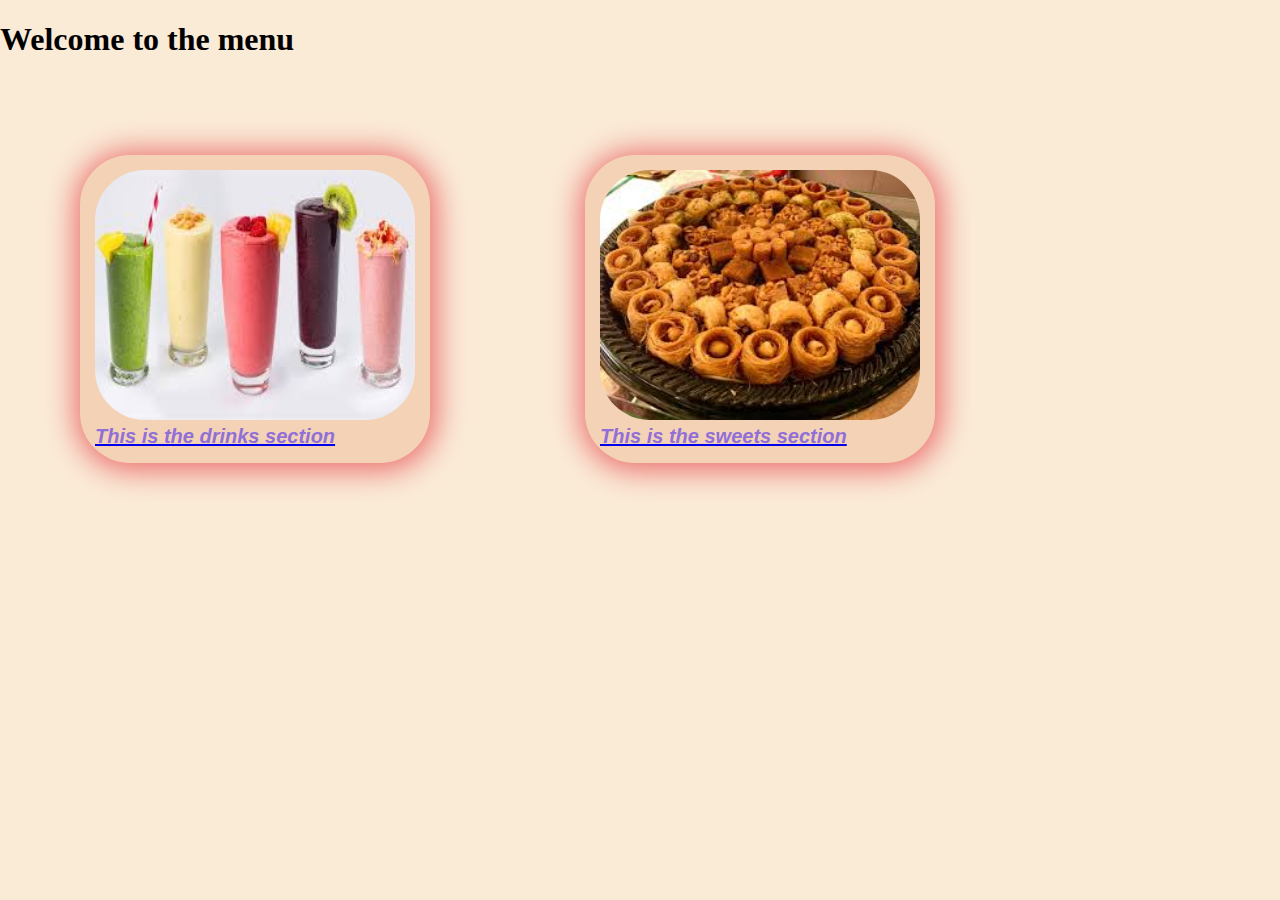
<file: index.html>
<!DOCTYPE html>
<html lang="en">
<head>
    <meta charset="UTF-8">
    <meta name="viewport" content="width=device-width, initial-scale=1.0">
    <title>resturant abdalghany</title>
    <!-- main template css file -->
    <link rel="stylesheet" href="css/index.css">
   <!-- render all elementes normally-->
    <link rel="stylesheet" href="css/normalize.css">
    
    
</head>
<body>
    <h1>Welcome to the menu</h1>
    <div class="img1">
    
        <a href="drinks.html"><img title="this is drinks section" width="320" height="230" src="images/images (5).jpeg" alt=""></a>
        <a href="drinks.html"> <p>This is the drinks section</p></a>
    </div>
    <div>
        
        <a href="sweets.html"><img title="this is sweets section" width="320" height="230" src="images/images (4).jpeg" alt=""></a>
        <a href="sweets.html"><p>This is the sweets section</p></a>
    </div>
</body>
</html>
</file>
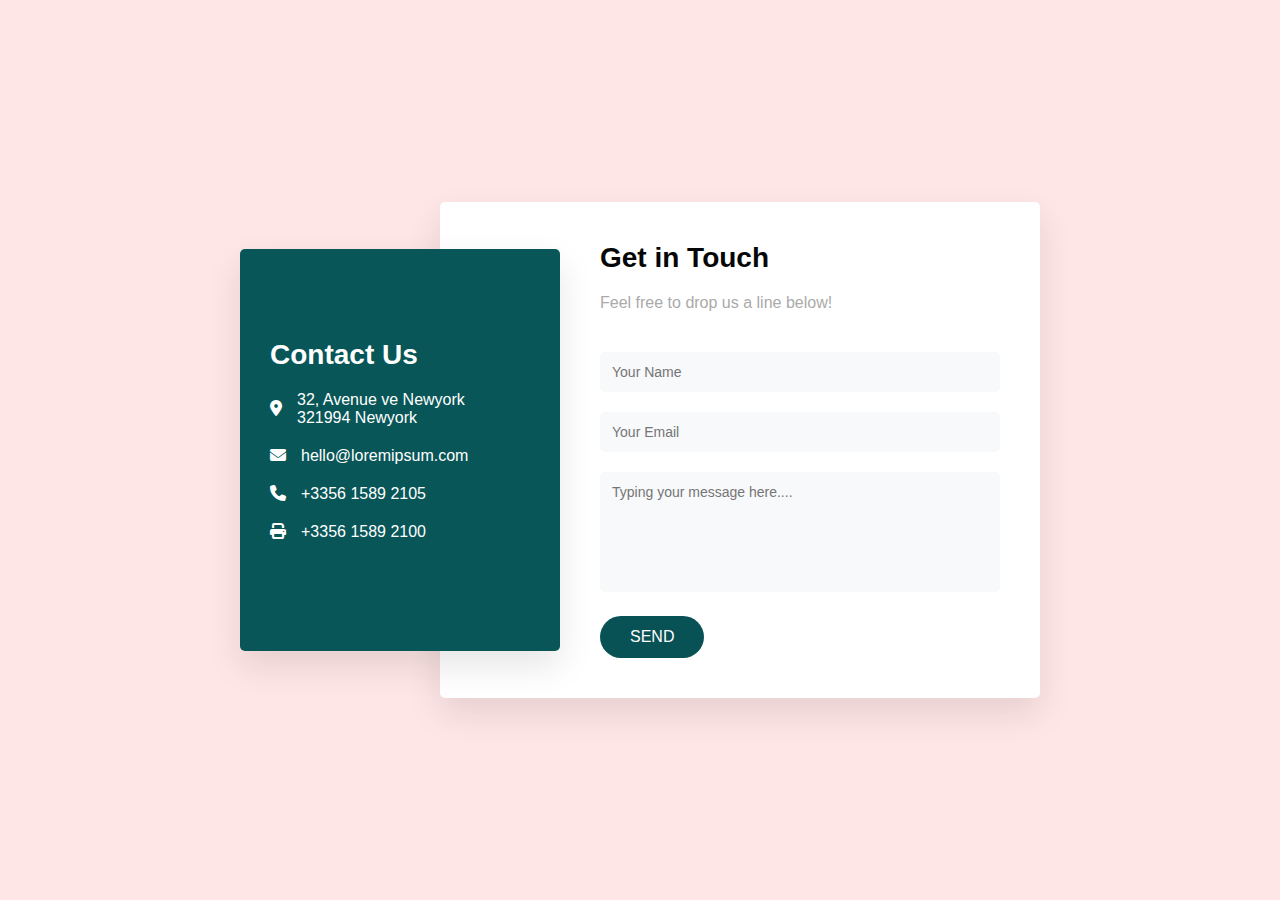
<file: contact.html>
<!DOCTYPE html>
<html lang="en">

<head>

    <meta charset="UTF-8"> <!-- عشان احدد اللغه -->
    <meta name="viewport" content="width=device-width, initial-scale=1.0">
    <!-- عشان يشتغل على الموبايل والشاشات الصغيره -->
    <title>Contact Us Form</title><!-- عنوان الصفحه -->
    <link rel="stylesheet" href="contactstyle.css"><!-- لربط ال css ب ال html -->
    <link rel="stylesheet" href="https://cdnjs.cloudflare.com/ajax/libs/font-awesome/6.5.0/css/all.min.css">
    <!-- عشان نستخدم ال font aussm -->
</head>

<body>
    <!-- الحاويه الرئسيه للصفحه -->
    <div class="contact-container">


        <!-- الجزء الخاص بنمذج التواصل -->
        <div class="contact-form">

            <h2 class="form-title">Get in Touch</h2><!-- عنوان الفورم -->
            <p class="form-subtitle">Feel free to drop us a line below!</p><!-- وصف بسيط -->

            <form><!-- بداية الفورم اللى فيه خانات الادخال -->

                <div class="form-group">
                    <input type="text" placeholder="Your Name" required><!-- خانه ادخال الاسم -->
                </div>

                <div class="form-group">
                    <input type="email" placeholder="Your Email" required><!-- خانه ادخال الايميل  -->
                </div>

                <div class="form-group">
                    <textarea placeholder="Typing your message here...." required></textarea><!-- خانة الرساله -->

                </div>
                <button type="submit" class="submit-btn">SEND</button><!--زر الارسال -->
            </form>
        </div>

        <!-- الجزء الخاص بمعلومات التواصل الثابته -->
        <div class="contact-info">
            <h2>Contact Us</h2><!-- عنوان القسم  -->

            <!-- عنصر عنوان المكان  -->
            <div class="info-item">
                <div class="icon">
                    <i class="fa-solid fa-location-dot" style="color: #ffffff;"></i><!-- ايقونه المكان  -->
                </div>

                <div>
                    <div>32, Avenue ve Newyork</div><!-- سطر العنوا الاول -->
                    <div>321994 Newyork</div><!--سطر العنوان التانى -->
                </div>
            </div>

            <!-- عنصر البريد الالكترونى -->
            <div class="info-item">
                <div class="icon">
                    <i class="fa-solid fa-envelope" style="color: #ffffff;"></i><!-- ايقونة الايميل -->
                </div>
                <div>hello@loremipsum.com</div><!-- الايميل -->
            </div>

            <!-- عنصر رقم التليفون -->
            <div class="info-item">
                <div class="icon">
                    <i class="fa-solid fa-phone" style="color: #ffffff;"></i><!-- ايقونه الموبايل -->
                </div>
                <div>+3356 1589 2105</div><!-- رقم الهاتف -->
            </div>

            <!-- رقم الفون الارضى او الفاكس -->
            <div class="info-item">
                <div class="icon">
                    <i class="fa-solid fa-print" style="color: #ffffff;"></i><!-- ايقونه الفاكس -->
                </div>
                <div>+3356 1589 2100</div><!-- رقم الفاكس -->
            </div>
        </div>
    </div>
</body>

</html>
</file>
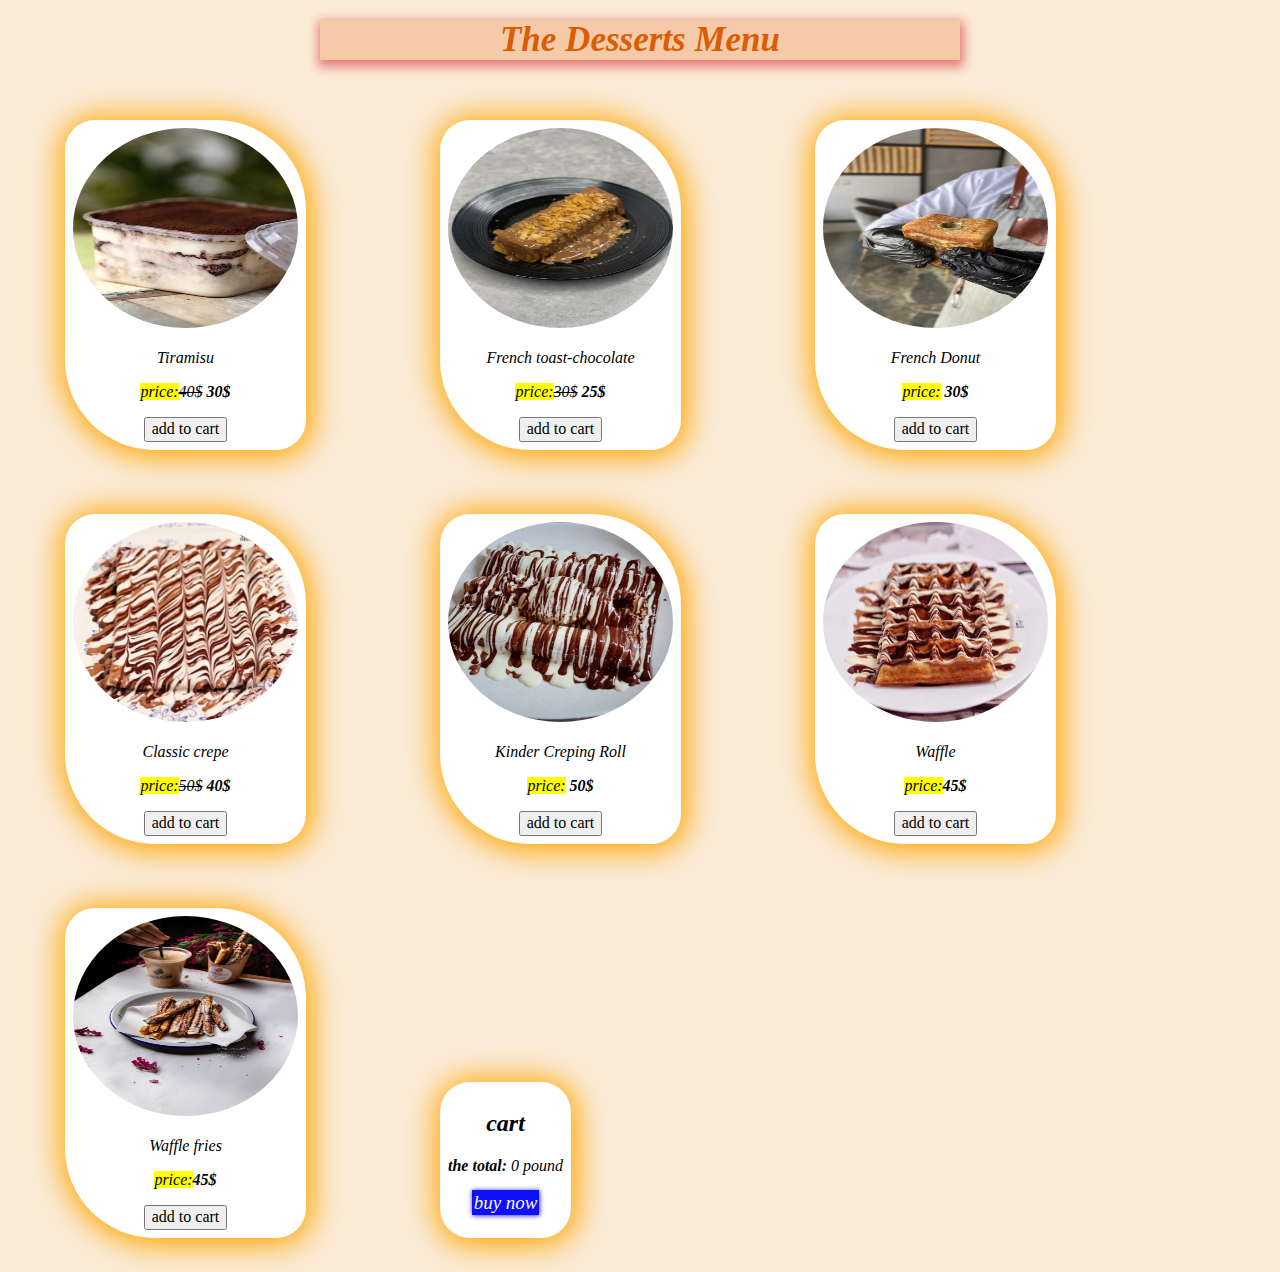
<file: desserts.html>
<!DOCTYPE html>
<html lang="en">
<head>
    <meta charset="UTF-8">
    <meta name="viewport" content="width=device-width, initial-scale=1.0">
    <title>Document</title>
    <link rel="stylesheet" href="css/desserts.css">
    <link rel="stylesheet" href="css/normalize.css">
    <script src="desserts.js"></script>
</head>
<body>
    <header>
        <p class="logo">The Desserts Menu</p>
    </header>

     <div class="item">
        <img title="Tiramisu" src="images/تيراميسو.webp" alt="Tiramisu"> 
        <p>Tiramisu</p>
        <p><mark>price:</mark><del>40$</del> <b>30$</b></p>
        <!-- <p> <a class="buy" href="javascript:alert('done');">buy now</a></p> -->
        <button onclick="addToInvoice('Tiramisu', 30)">add to cart</button>
    </div>
     <div class="item">
        <img title="French toast-chocolate" src="images/فرانش توست-شوكولاته.jpg" alt="French toast-chocolate"> 
        <p>French toast-chocolate</p>
        <p><mark>price:</mark><del>30$</del> <b>25$</b></p>
        <!-- <p> <a class="buy" href="javascript:alert('done');">buy now</a></p> -->
        <button onclick="addToInvoice('French toast-chocolate', 25)">add to cart</button>
    </div>
     <div class="item">
        <img title="French Donut" src="images/فرانش دونات(محشيه).webp" alt="French Donut"> 
        <p>French Donut</p>
        <p><mark>price:</mark> <b>30$</b></p>
        <!-- <p> <a class="buy" href="javascript:alert('done');">buy now</a></p> -->
        <button onclick="addToInvoice('French Donut', 30)">add to cart</button>
    </div>
     <div class="item">
        <img title="Classic crepe" src="images/كريب كلاسيك.jpg" alt="Classic crepe"> 
        <p>Classic crepe</p>
        <p><mark>price:</mark><del>50$</del> <b>40$</b></p>
        <!-- <p> <a class="buy" href="javascript:alert('done');">buy now</a></p> -->
        <button onclick="addToInvoice('Classic crepe', 40)">add to cart</button>
    </div>
    <div class="item">
        <img title="Kinder Creping Roll" src="images/كريبنج رول كيندر.webp" alt="Kinder Creping Roll"> 
        <p>Kinder Creping Roll</p>
        <p><mark>price:</mark> <b>50$</b></p>
        <!-- <p> <a class="buy" href="javascript:alert('done');">buy now</a></p> -->
        <button onclick="addToInvoice('Kinder Creping Roll', 50)">add to cart</button>
    </div>


    <div class="item">
        <img title="Waffle" src="images/وافل.webp" alt="Waffle"> 
        <p>Waffle</p>
        <p><mark>price:</mark><b>45$</b></p>
        <!-- <p> <a class="buy" href="javascript:alert('done');">buy now</a></p> -->
        <button onclick="addToInvoice('Waffle', 45)">add to cart</button>
    </div>
    <div class="item">
        <img title="Waffle fries" src="images/وافل فرايز.webp" alt="Waffle fries"> 
        <p>Waffle fries</p>
        <p><mark>price:</mark><b>45$</b></p>
        <!-- <p> <a class="buy" href="javascript:alert('done');">buy now</a></p> -->
        <button onclick="addToInvoice('Waffle fries', 45)">add to cart</button>
    </div>
    <div id="invoice"> <!-- قسم عرض الفاتورة -->
        <h2>cart</h2> <!-- عنوان الفاتورة -->
        <ul id="invoice-list"></ul> <!-- قائمة المشتريات -->
        <p><strong>the total: </strong><span id="total">0</span> pound</p> <!-- عرض المجموع الكلي -->
        <!-- <button id="printBtn" onclick="window.print()">طباعة الفاتورة</button> زر الطباعة -->
        <p> <a class="buy" href="javascript:alert('Purchase completed');">buy now</a></p>
    </div>

</body>
</html>
</file>
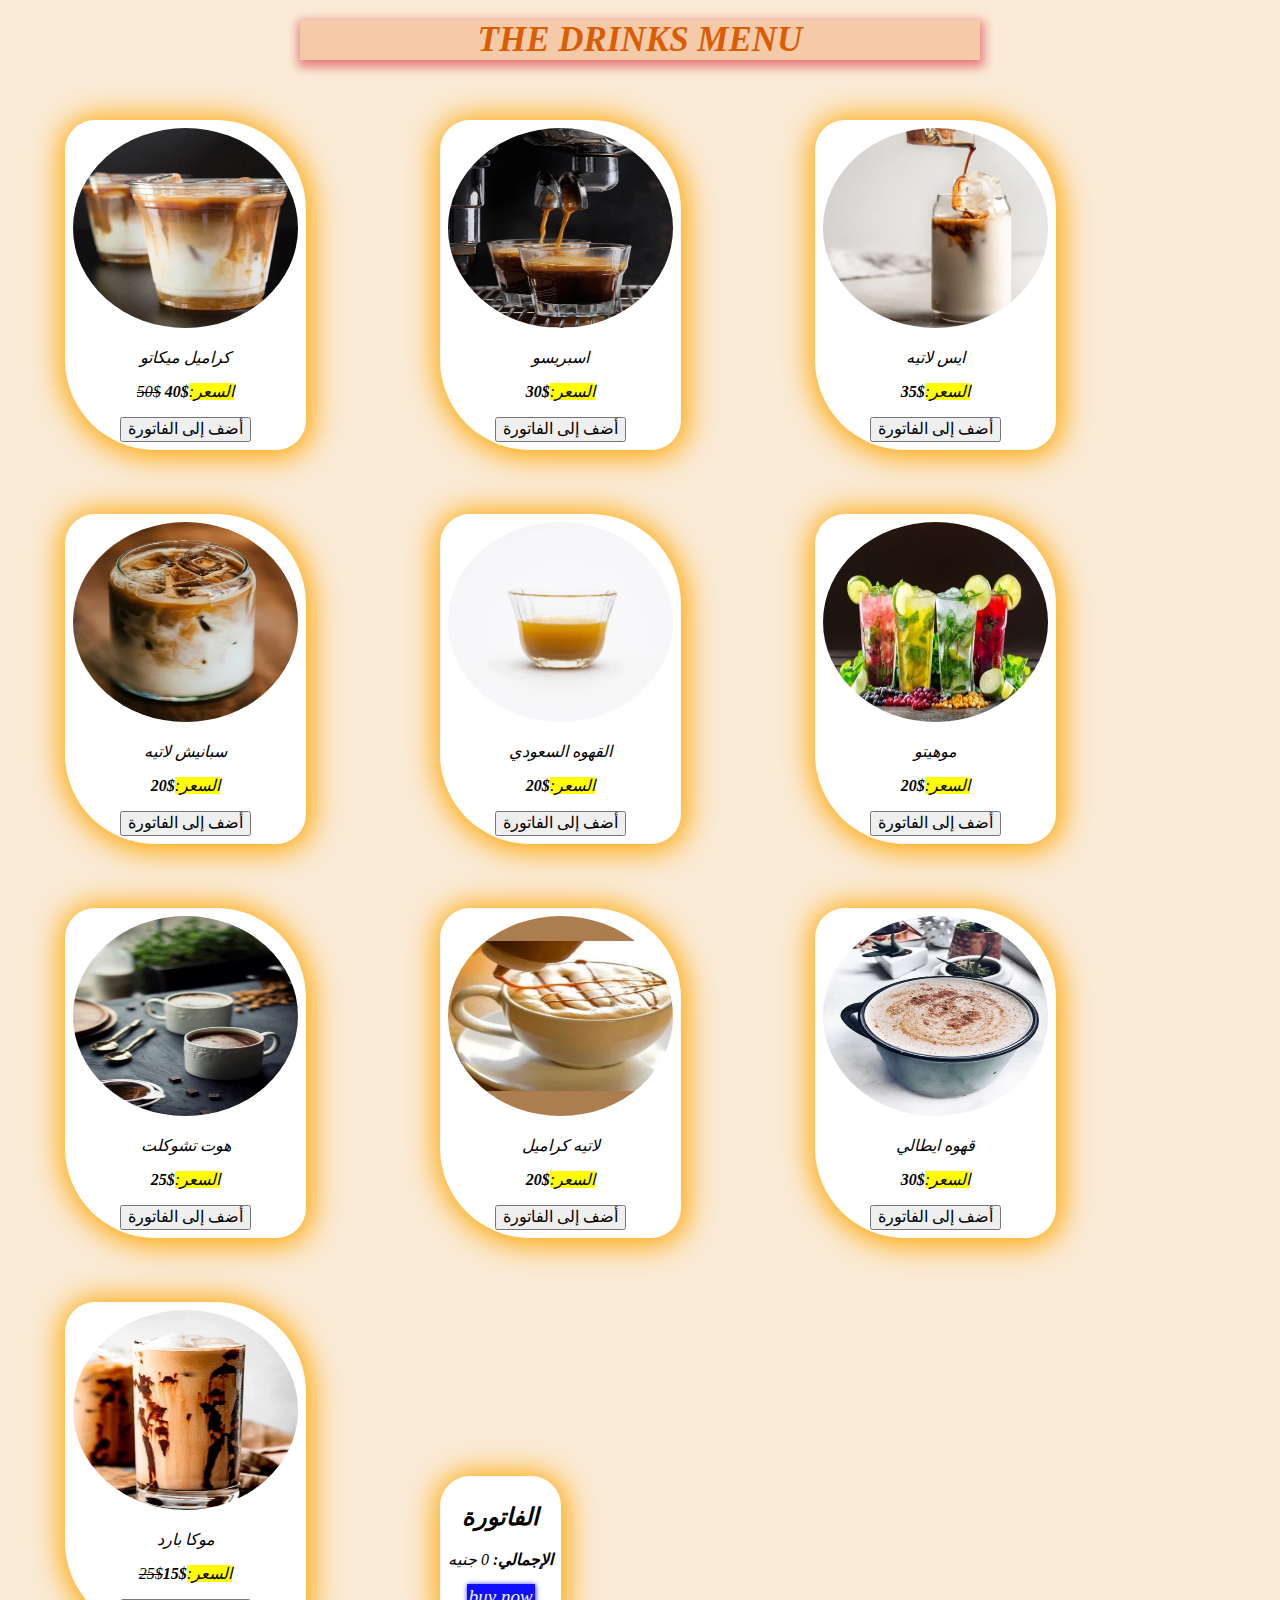
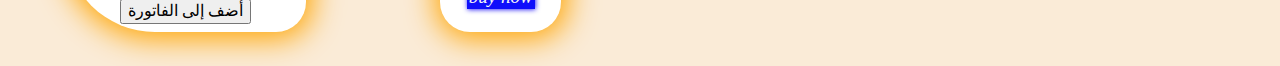
<file: drinks.html>
<!DOCTYPE html>
<html lang="en">
<head>
    <meta charset="UTF-8">
    <meta name="viewport" content="width=device-width, initial-scale=1.0">
    <title>resturant abdalghany</title>
    <!-- main template css file -->
    <link rel="stylesheet" href="css/drinks.css">
   <!-- render all elementes normally-->
    <link rel="stylesheet" href="css/normalize.css">

</head>
<body>
    <header>
      <p class="logo">THE DRINKS MENU</p>
    </header>

    <div class="item">
    <img title="كراميل ميكاتو" src="images/كراميل ميكاتو.webp" alt="كراميل ميكاتو"> 
    <p>كراميل ميكاتو</p>
    <p><del>50$</del> <b>40$</b><mark>:السعر</mark></p>
    <!-- <p> <a class="buy" href="javascript:alert('done');">buy now</a></p> -->
    <button onclick="addToInvoice('كراميل ميكاتو', 40)">أضف إلى الفاتورة</button>
    </div>
   
   
    <div class="item">
    <img title="اسبريسو" src="images/اسبريسو.webp" alt="اسبريسو">
    <p>اسبريسو</p>
    <p><b>30$</b><mark>:السعر</mark></p>
    <!-- <p> <a href="javascript:alert('done');">buy now</a></p> -->
    <button onclick="addToInvoice( 'اسبريسو', 30)">أضف إلى الفاتورة</button>
    </div>
    <div class="item">
      <img title="ايس لاتيه" src="images/ايس لاتيه.webp" alt="ايس لاتيه">
      <p>ايس لاتيه</p>
      <p><b>35$</b><mark>:السعر</mark></p>
      <!-- <p> <a href="javascript:alert('done');">buy now</a></p> -->
      <button onclick="addToInvoice('ايس لاتيه', 35)">أضف إلى الفاتورة</button>
    </div>
    <div class="item">
      <img title="سبانيش لاتيه" src="images/سبانيش لاتيه.webp" alt="سبانيش لاتيه">
      <p>سبانيش لاتيه </p>
      <p><b>20$</b><mark>:السعر</mark></p>
      <!-- <p> <a href="javascript:alert('done');">buy now</a></p> -->
      <button onclick="addToInvoice('سبانيش لاتيه', 20)">أضف إلى الفاتورة</button>
    </div>
    <div class="item">
      <img title="القهوه السعودي" src="images/القهوه السعودي.webp" alt="القهوه السعودي">
      <p>القهوه السعودي</p>
      <p><b>20$</b><mark>:السعر</mark></p>
      <!-- <p> <a href="javascript:alert('done');">buy now</a></p> -->
      <button onclick="addToInvoice('القهوه السعودي', 20)">أضف إلى الفاتورة</button>
    </div>
    <div class="item">
      <img title="موهيتو" src="images/موهيتو.jpg" alt="موهيتو">
    <p>موهيتو</p>
      <p><b>20$</b><mark>:السعر</mark></p>
      <!-- <p> <a href="javascript:alert('done');">buy now</a></p> -->
      <button onclick="addToInvoice('موهيتو', 20)">أضف إلى الفاتورة</button>
    </div>
    <div class="item">
      <img title="هوت تشوكلت" src="images/هوت تشوكلت.webp" alt="هوت تشوكلت">
    <p>هوت تشوكلت</p>
      <p><b>25$</b><mark>:السعر</mark></p>
      <!-- <p> <a href="javascript:alert('done');">buy now</a></p> -->
      <button onclick="addToInvoice('هوت تشوكلت', 25)">أضف إلى الفاتورة</button>
    </div>
    <div class="item">
      <img title="لاتيه كراميل" src="images/لاتيه كراميل.webp" alt="لاتيه كراميل">
    <p>لاتيه كراميل</p>
      <p><b>20$</b><mark>:السعر</mark></p>
      <!-- <p> <a href="javascript:alert('done');">buy now</a></p> -->
      <button onclick="addToInvoice('لاتيه كراميل', 20)">أضف إلى الفاتورة</button>
    </div>
    <div class="item">
      <img title="قهوه ايطالي" src="images/قهوه ايطالي.jpg" alt="قهوه ايطالي">
    <p>قهوه ايطالي</p>
      <p><b>30$</b><mark>:السعر</mark></p>
      <!-- <p> <a href="javascript:alert('done');">buy now</a></p> -->
      <button onclick="addToInvoice('قهوه ايطالي', 30)">أضف إلى الفاتورة</button>
    </div>
    <div class="item">
      <img title="موكا بارد" src="images/موكا بارد.webp" alt="موكا بارد">
    <p>موكا بارد</p>
      <p><del>25$</del><b>15$</b><mark>:السعر</mark></p>
      <!-- <p> <a href="javascript:alert('done');">buy now</a></p> -->
      <button onclick="addToInvoice('موكا بارد', 15)">أضف إلى الفاتورة</button>
    </div>
    <div id="invoice"> <!-- قسم عرض الفاتورة -->
      <h2>الفاتورة</h2> <!-- عنوان الفاتورة -->
      <ul id="invoice-list"></ul> <!-- قائمة المشتريات -->
      <p><strong>الإجمالي: </strong><span id="total">0</span> جنيه</p> <!-- عرض المجموع الكلي -->
      <!-- <button id="printBtn" onclick="window.print()">طباعة الفاتورة</button> زر الطباعة -->
      <p> <a class="buy" href="javascript:alert('Purchase completed');">buy now</a></p>
  </div>
  <script>
    function showTab(tabId) {
        const tabs = document.querySelectorAll('.tab');
        const contents = document.querySelectorAll('.content');

        tabs.forEach(tab => tab.classList.remove('active'));
        contents.forEach(content => content.classList.remove('active'));

        document.querySelector(`.tab[onclick="showTab('${tabId}')"]`).classList.add('active');
        document.getElementById(tabId).classList.add('active');
    }

    let total = 0;
    function addToInvoice(item, price) {
        const list = document.getElementById('invoice-list');
        const listItem = document.createElement('li');
        listItem.textContent = `${item} - ${price} جنيه`;
        list.appendChild(listItem);

        total += price;
        document.getElementById('total').textContent = total;
    }
</script>
   
    
</body>
</html>
</file>
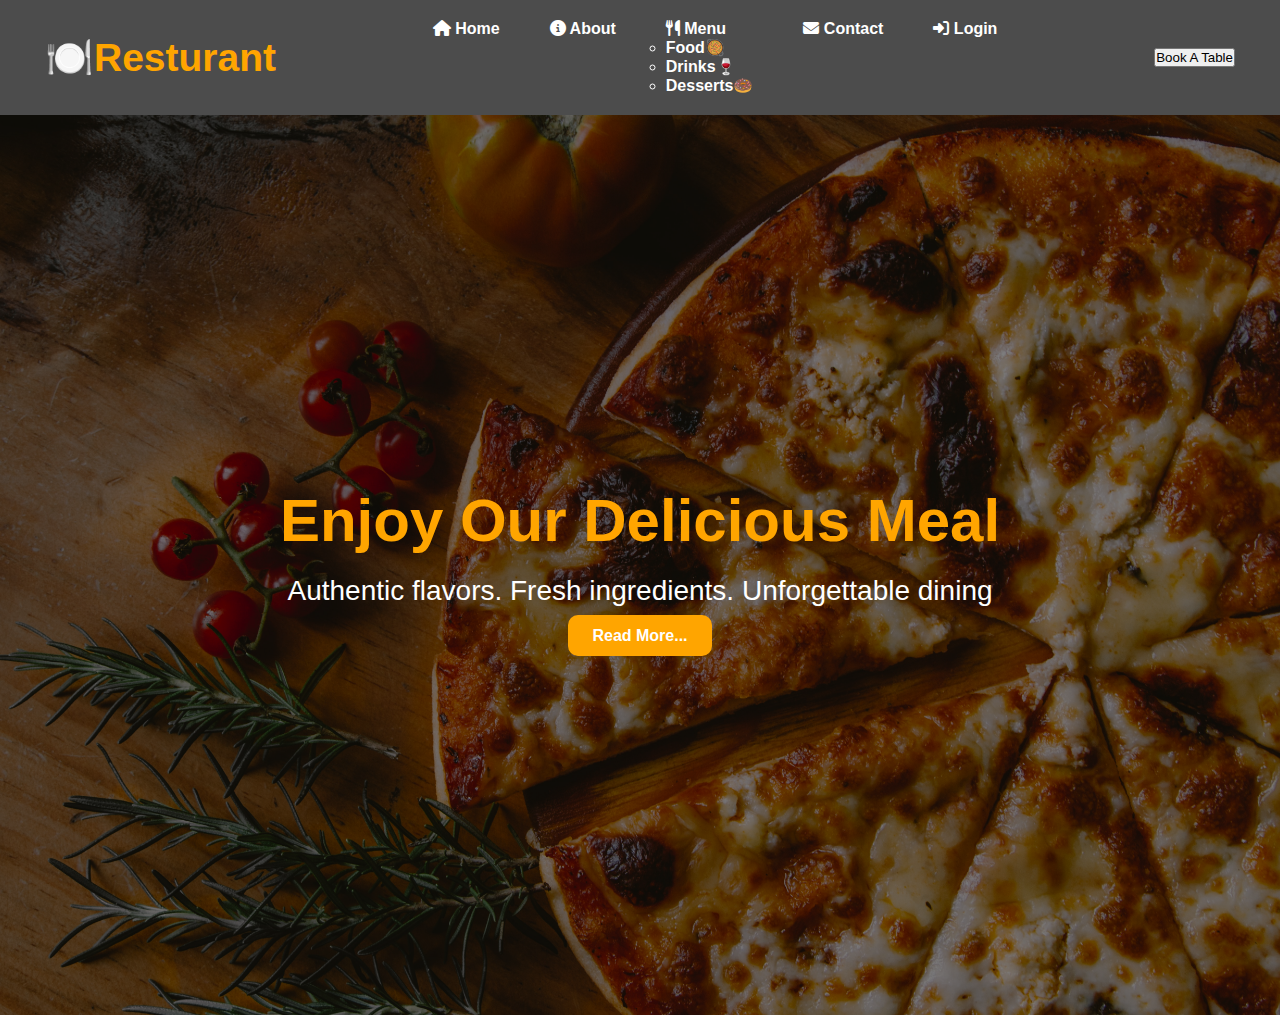
<file: Homepage.html>
<!DOCTYPE html>
<html lang="en">
<head>
    <meta charset="UTF-8">
    <meta name="viewport" content="width=device-width, initial-scale=1.0">
    <title>Food Lover</title>
    <link rel="stylesheet" href="stylehome.css">
    <link rel="stylesheet" href="https://cdnjs.cloudflare.com/ajax/libs/font-awesome/6.5.0/css/all.min.css">
    <link rel="stylesheet" href="https://cdnjs.cloudflare.com/ajax/libs/font-awesome/6.7.2/css/all.min.css">
    
</head>
<body>
    <header>
        <nav class="navbar"> <!-- شريط التنقل الرئيسي -->
            <div class="logo">🍽️Resturant</div> <!-- اللوجو أو اسم المطعم -->
            <ul class="nav-links">
                 <!-- قائمة الروابط (روابط تنقل بين أجزاء الموقع) -->
                 <li><a href="Homepage.html"><i class="fas fa-home"></i> Home</a></li>
                 <li><a href="#"><i class="fas fa-info-circle"></i> About</a></li>
                    <li class="dropdown">
                        <a href="menu.html"><i class="fas fa-utensils"></i> Menu</a>
                        <ul class="dropdown-content">
                            <li><a href="#">Food🥘</a></li>
                            <li><a href="#">Drinks🍷</a></li>
                            <li><a href="#">Desserts🍩</a></li>
                        </ul>
                    </li>
                </li>
                 <li><a href="./contact.html"><i class="fas fa-envelope"></i> Contact</a></li>
                 <li><a href="./login.html"><i class="fas fa-sign-in-alt"></i> Login</a></li>
            </ul>
            <button class="btn">Book A Table</button>
        </nav>
    </header>
    <section class="hero">
        <div class="hero-text">  <!-- الجزء اللي فيه النصوص -->
            <h1>Enjoy Our Delicious Meal</h1>  <!-- عنوان رئيسي كبير لجذب الانتباه -->
            <p>
                Authentic flavors. Fresh ingredients. Unforgettable dining
              </p>     <!-- وصف بسيط لتوضيح الخدمات أو جذب العميل -->
              <a href="#" class="btn">Read More...</a>    <!-- زر للتنقل لمكان تاني ف الموقع أو معلومات إضافية -->
            </div>
    </section>
    <footer>
        <p>&copy; 2025 Resturant. All rights reserved.</p>
    </footer>
</body>
</html>
</file>
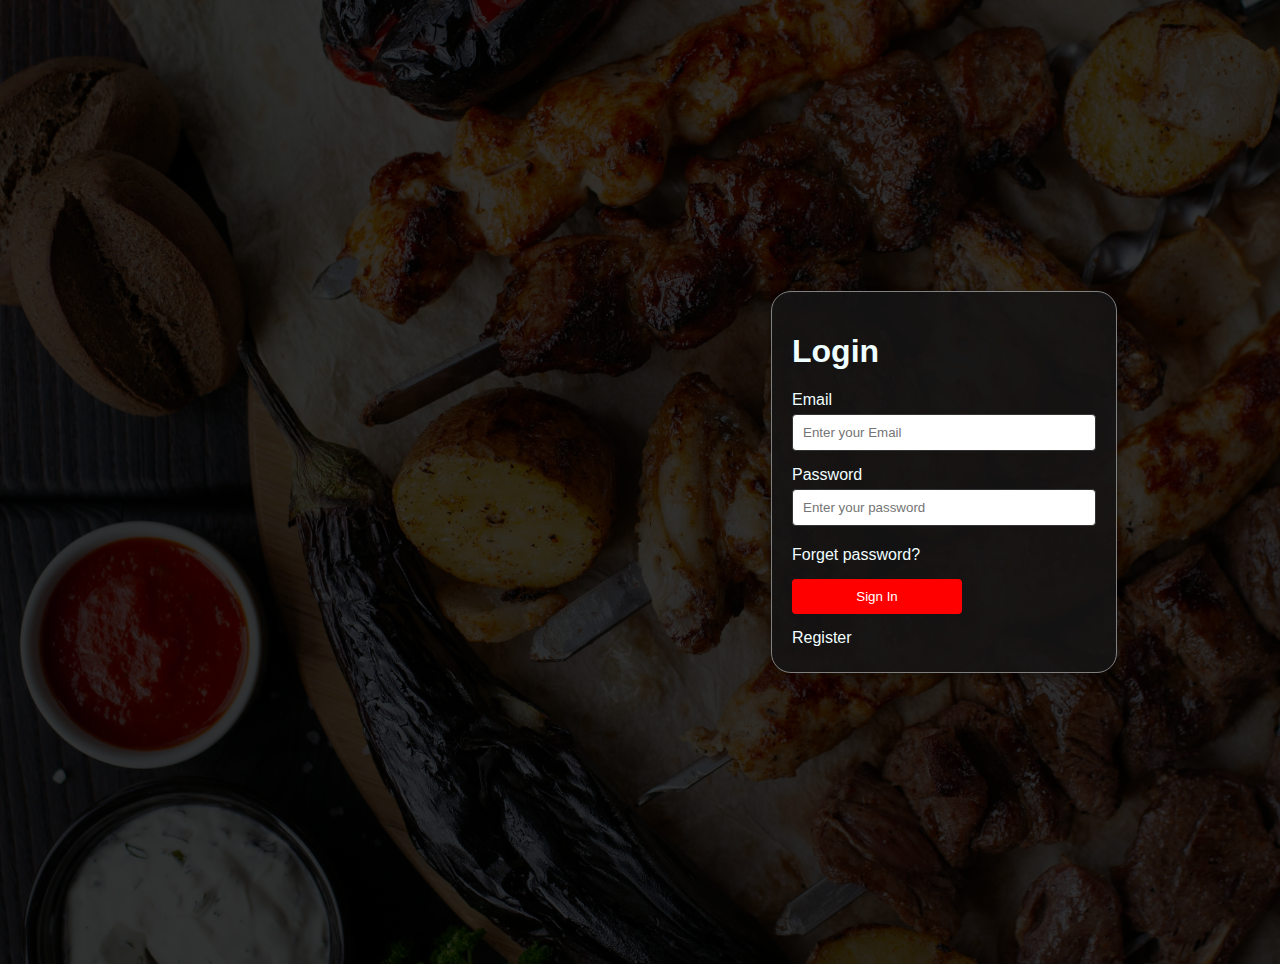
<file: login.html>
<!DOCTYPE html>
<html lang="en">

<head>
    <meta charset="UTF-8">
    <style>
        body {
            margin: 0;
            padding: 0;
            font-family: arial, sans-serif;
            color: azure;
            background-color: black;
            position: relative;
        }
        
        /* Adding a semi-transparent background overlay */
        body::before {
            content: "";
            background-image: url(img/gallery1.jpeg);
            background-size: cover;
            background-position: center;
            opacity: 0.2; /* Adjust opacity here - lower value = more transparent */
            position: absolute;
            top: 0;
            left: 0;
            right: 0;
            bottom: 0;
            z-index: -1;
        }

        .main-contain {
            display: flex;
            width: 100%;
            min-height: 100vh;
        }

        .login-box {
            width: 50%;
            padding: 2rem;
            display: flex;
            height: 100vh;
            align-items: center;
            flex-direction: column;
            justify-content: center;
        }
        
        .login-containt {
            border: 1px solid gray;
            padding: 20px;
            width: 50%;
            background-color: rgba(21, 20, 20, 0.9); /* Semi-transparent background */
            border-radius: 20px;
            box-shadow: 0 4px 8px rgba(0, 0, 0, 0.3);
        }

        .login-box form {
            display: flex;
            flex-direction: column;
        }

        .login-box input[type="email"],
        .login-box input[type="password"] {
            padding: 10px;
            margin-top: 5px;
            margin-bottom: 15px;
            border-radius: 4px;
            border: 1px solid #333;
        }

        .submit {
            background-color: red;
            width: 170px;
            padding: 10px;
            color: white;
            border: none;
            border-radius: 4px;
            
            margin: 10px 0;
            
        }
        

        .image-container {
            width: 50%;
            overflow: hidden;
            display: flex;
            justify-content: center;
            align-items: center;
            height: 100vh;
        }

        .imge {
            width: 80%;
            height: 80%;
            display: block;
        }

         a {
            color: azure;
            text-decoration: none;
            margin: 5px 0;
        }

        a:hover {
            text-decoration: underline;
        } 
    </style>

    <title>Fast Food</title>
</head>

<body>
    <div>
        
    </div>
    <div class="main-contain">
        <div class="image-container">
            
        </div>
        <div class="login-box">
            <div class="login-containt">
                <h1>Login</h1>
                <form>
                    <label for="Email">Email</label>
                    <input id="Email" required type="email" placeholder="Enter your Email">

                    <label for="password">Password</label>
                    <input id="password" required type="password" placeholder="Enter your password">

                    <a href="./contact.html">Forget password?</a>

                    <input type="submit" value="Sign In" class="submit">

                    <a href="register.html">Register</a>
                </form>
            </div>
        </div>
    </div>
</body>

</html>
</file>
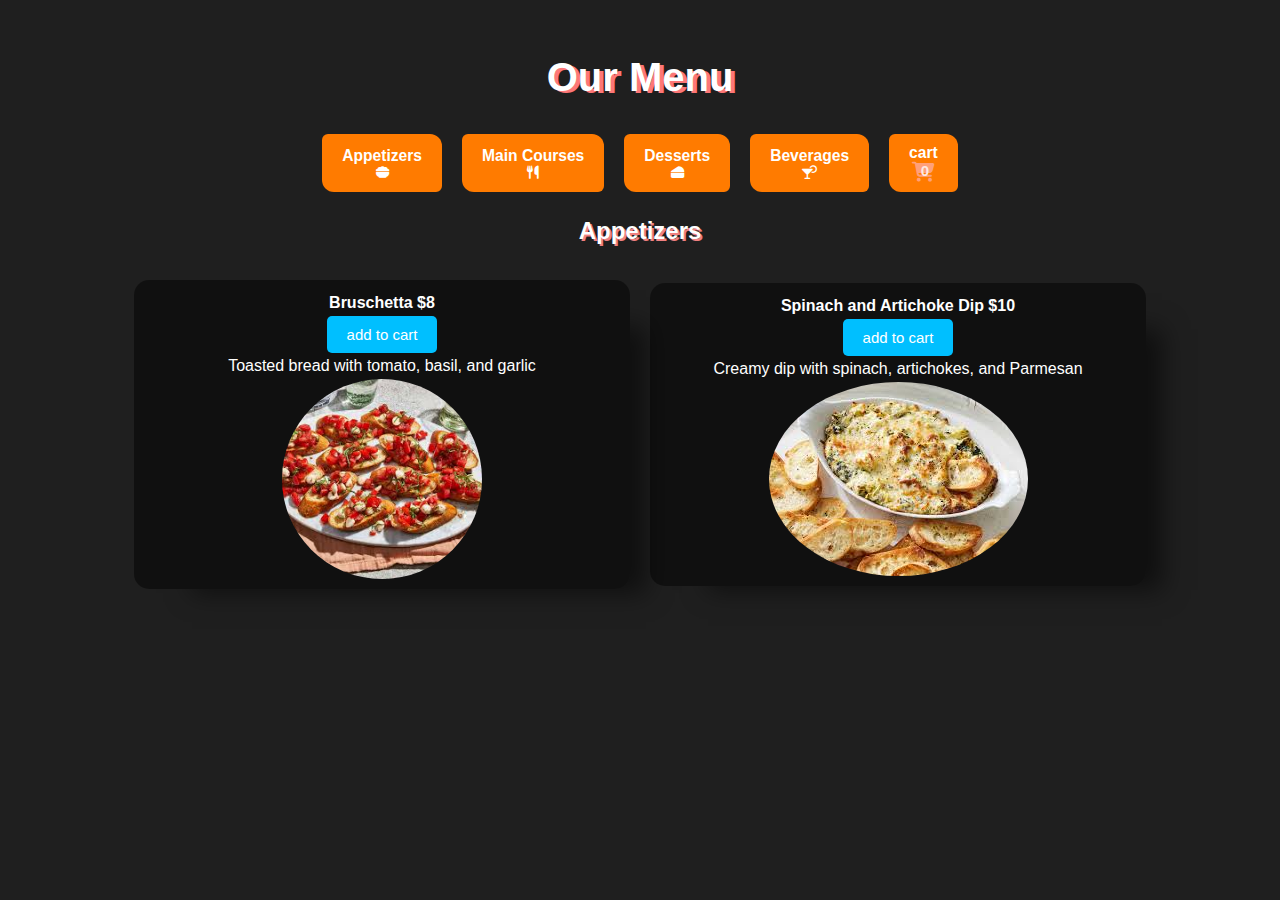
<file: menu.html>
<!DOCTYPE html>
<html lang="en">

<head>
  <meta charset="UTF-8">
  <meta name="viewport" content="width=device-width, initial-scale=1.0">
  <title>Food Lover menu </title>
  <link rel="stylesheet" href="menu.css">
  <link rel="stylesheet" href="https://cdnjs.cloudflare.com/ajax/libs/font-awesome/6.4.0/css/all.min.css">
  <link rel="stylesheet" href="https://cdnjs.cloudflare.com/ajax/libs/font-awesome/6.5.0/css/all.min.css">
  <link rel="stylesheet" href="https://cdnjs.cloudflare.com/ajax/libs/font-awesome/6.7.2/css/all.min.css">
  <script src="menu.js"></script>

</head>

<body>

  <div class="container">
    <h2 id="menu-title">Our Menu</h2>
    <div class="menu-items">
      <button class="category-button" data-category="appetizers">
        <h3>Appetizers</h3>
        <i class="fas fa-bowl-food"></i>
      </button>
      <button class="category-button" data-category="mainCourse">
        <h3>Main Courses</h3>
        <i class="fa-solid fa-utensils"></i>
      </button>
      <button class="category-button" data-category="dessert">
        <h3>Desserts</h3>
        <i class="fa-solid fa-cheese"></i>
      </button>
      <button class="category-button" data-category="beverage">
        <h3>Beverages</h3>
        <i class="fa-solid fa-martini-glass-citrus"></i>
      </button>
      <button onclick="alert('press OK to Complete your purchase'); completePurchase()" class="cart">
        <h3>cart </h3>
        <i class="fas fa-shopping-cart"></i>
        <span id="itemsInCart">0</span>
      </button>
    </div>
    <div class="menu-category" data-category="appetizers" id="default" style="display: block;">
      <h3>Appetizers</h3>
      <ul class="ul-items">
        <div class="menu-item-box">
          <li>
            <h4>Bruschetta $8</h4>
          </li>
          <button onclick="addToCart(); alert('Done!&#x1F44D;')" class="cart-btn">add to cart</button>
          <p>Toasted bread with tomato, basil, and garlic</p>
          <img src="img/images.jfif" alt="Bruschetta">
        </div>
        <div class="menu-item-box">
          <li>
            <h4>Spinach and Artichoke Dip $10</h4>
          </li>
          <button onclick="addToCart(); alert('Done!&#x1F44D;')" class="cart-btn">add to cart</button>
          <p>Creamy dip with spinach, artichokes, and Parmesan</p>
          <img src="img/Spinach and Artichoke Dip.jfif" alt="Spinach and Artichoke Dip">
      </ul>
    </div>
    <div class="menu-category" data-category="mainCourse">
      <h3>Main Courses</h3>
      <ul class="ul-items">
        <div class="menu-item-box">
          <li>
            <h4>Spaghetti Carbonara $15</h4>
          </li>
          <button onclick="addToCart(); alert('Done!&#x1F44D;')" class="cart-btn">add to cart</button>
          <p>Spaghetti with eggs, hard cheese, pancetta, and black pepper</p>
          <img src="img/Spaghetti Carbonara.jfif" alt="Spaghetti Carbonara">
        </div>
        <div class="menu-item-box">
          <li>
            <h4>Grilled Salmon $20</h4>
          </li>
          <button onclick="addToCart(); alert('Done!&#x1F44D;')" class="cart-btn">add to cart</button>
          <p>Fresh salmon fillet with lemon and herbs</p>
          <img src="img/Grilled Salmon.jfif" alt="Grilled Salmon">
        </div>
    </div>
  </div>


</body>

</html>
</file>
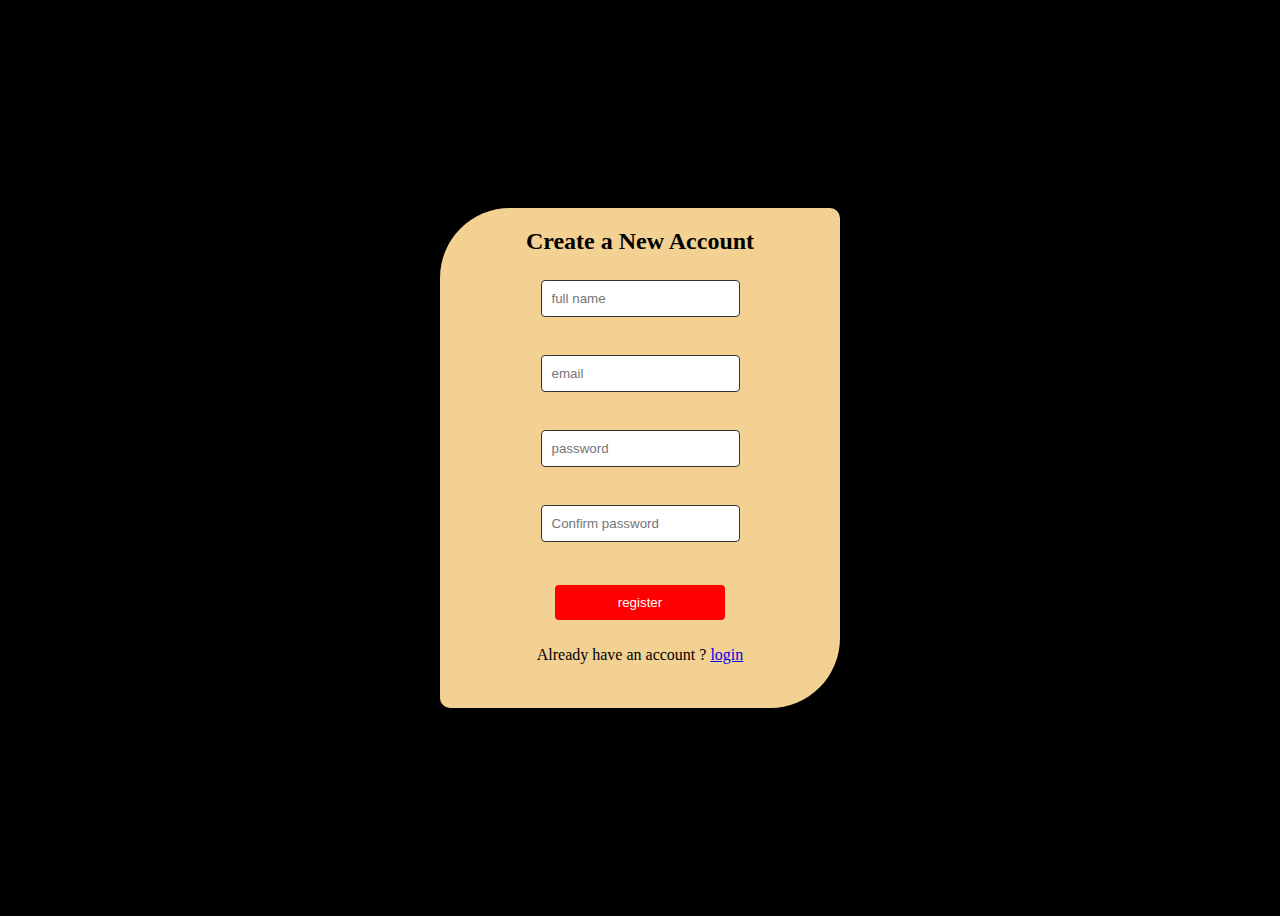
<file: register.html>
<!DOCTYPE html>
<html lang="en">

<head>
    <meta charset="=UTF-8">
    <title>Register</title>
    <style>
         body {
            background-color:black;
            height: 100vh;

        } 
          
        .register-box {
            background-color: rgb(243, 209, 147);
            width: 400px;
            height: 500px;
            border-radius: 70px 10px;
            text-align: center;
            /* margin: auto; */

        }

        .register-button {
            background-color: red;
            width: 170px;
            padding: 10px;
            color: white;
            border: none;
            border-radius: 4px;
            /* cursor: pointer; */
            margin: 10px 0;
            /* transition: background-color 0.3s; */
            
        }

        .main-continer {
            display: flex;
            /* to aligin content in center horizantal */
            justify-content: center;
             /* to aligin content in center vertical */
            align-items: center;
            height: 100vh;
        }
         .register-box input[type="email"],
        .register-box input[type="password"],
        .register-box input[type="text"] {
            padding: 10px;
            margin-top: 5px;
            margin-bottom: 15px;
            border-radius: 4px;
            border: 1px solid #333;
        }

        
        
    </style>
</head>

<body>
    <div class="main-continer">

        <div class="register-box">
            <h2>Create a New Account</h2>
            <form>
                <input type="text" placeholder="full name">
                <br><br>
                <input type="email" placeholder="email">
                <br><br>
                <input type="password" placeholder="password">
                <br><br>
                <input type="password" placeholder="Confirm password">
                <br><br>
                <button type="submit" class="register-button">register</button>
            </form>
            <p>Already have an account ? <a href="login.html">login </a></p>

        </div>


    </div>

</body>

</html>
</file>
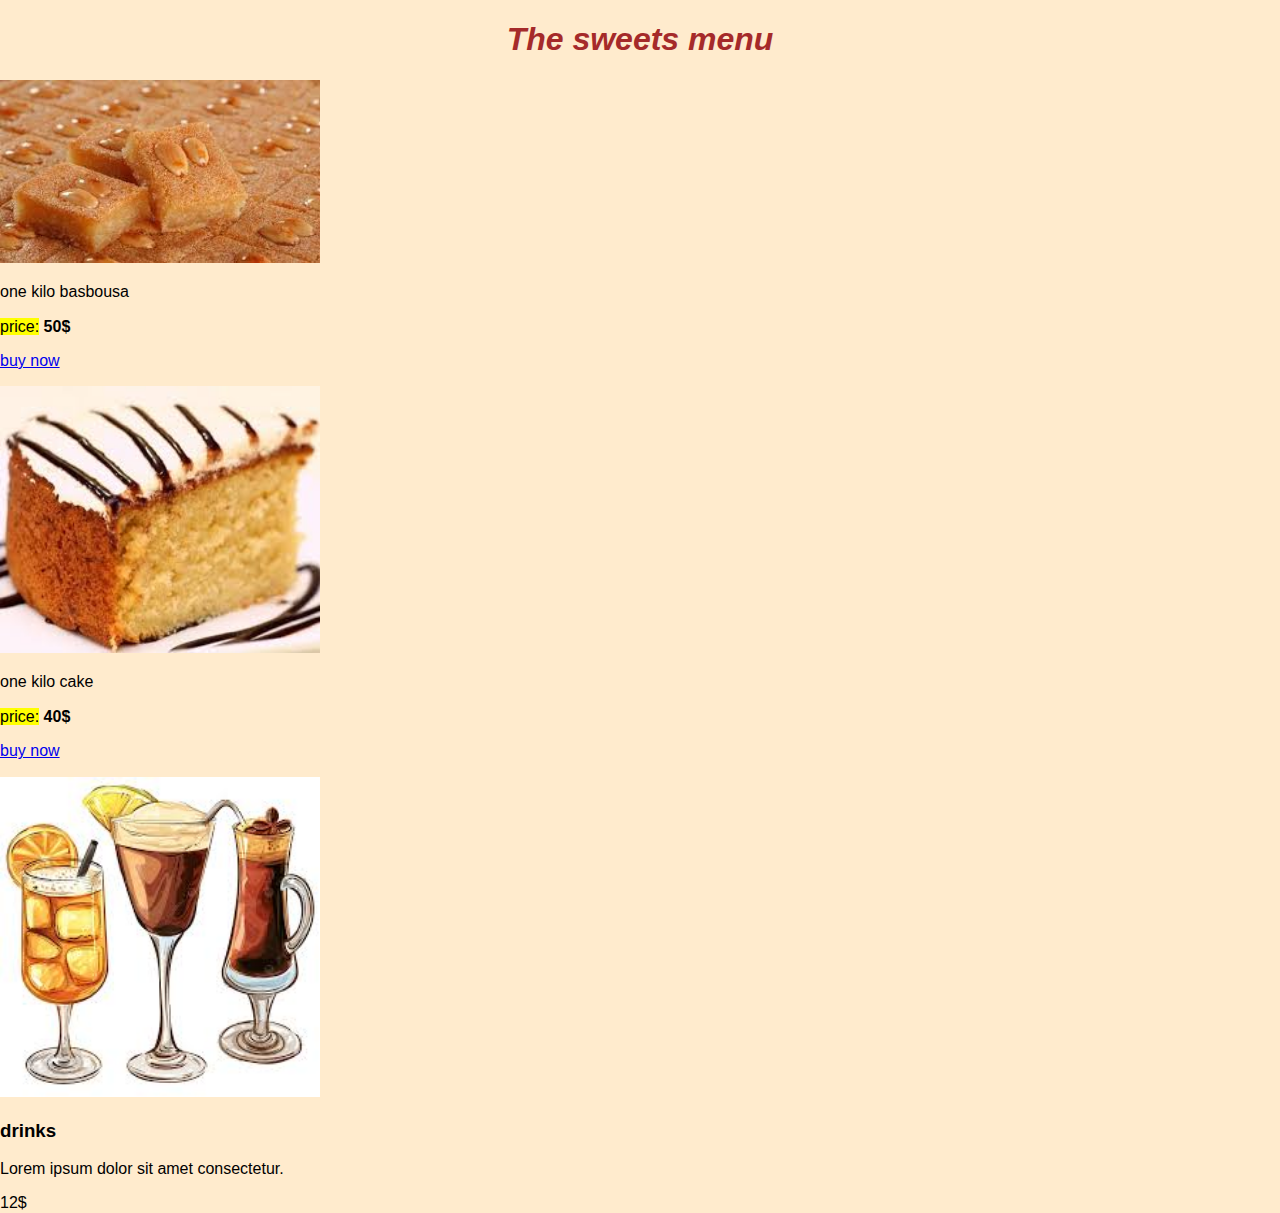
<file: sweets.html>
<!DOCTYPE html>
<html lang="en">
<head>
    <meta charset="UTF-8">
    <meta name="viewport" content="width=device-width, initial-scale=1.0">
    <title>Document</title>
    <link rel="stylesheet" href="css/sweets.css">
    <link rel="stylesheet" href="css/normalize.css">
</head>
<body>
    <div>
        <h1>The sweets menu</h1>
        <img title="this is basbousa " src="images/images (3).jpeg" alt="sweets">
        <p>one kilo basbousa</p>
        <p><mark>price:</mark> <b>50$</b></p>

        <p> <a href="javascript:alert('done');">buy now</a></p>
    </div>
    <div>
        
        <img height="230" title="this is cake" src="images/images (6).jpeg" alt="cake">
        <p>one kilo cake</p>
        <p><mark>price:</mark> <b>40$</b></p>

        <p> <a href="javascript:alert('done');">buy now</a></p>
    </div>


    <div class="menu-card">
        <img src="images/images (1).jpeg" alt="">
        <h3>drinks</h3>
        <p>Lorem ipsum dolor sit amet consectetur.</p>
        <span>12$</span>
    </div>

</body>
</html>
</file>
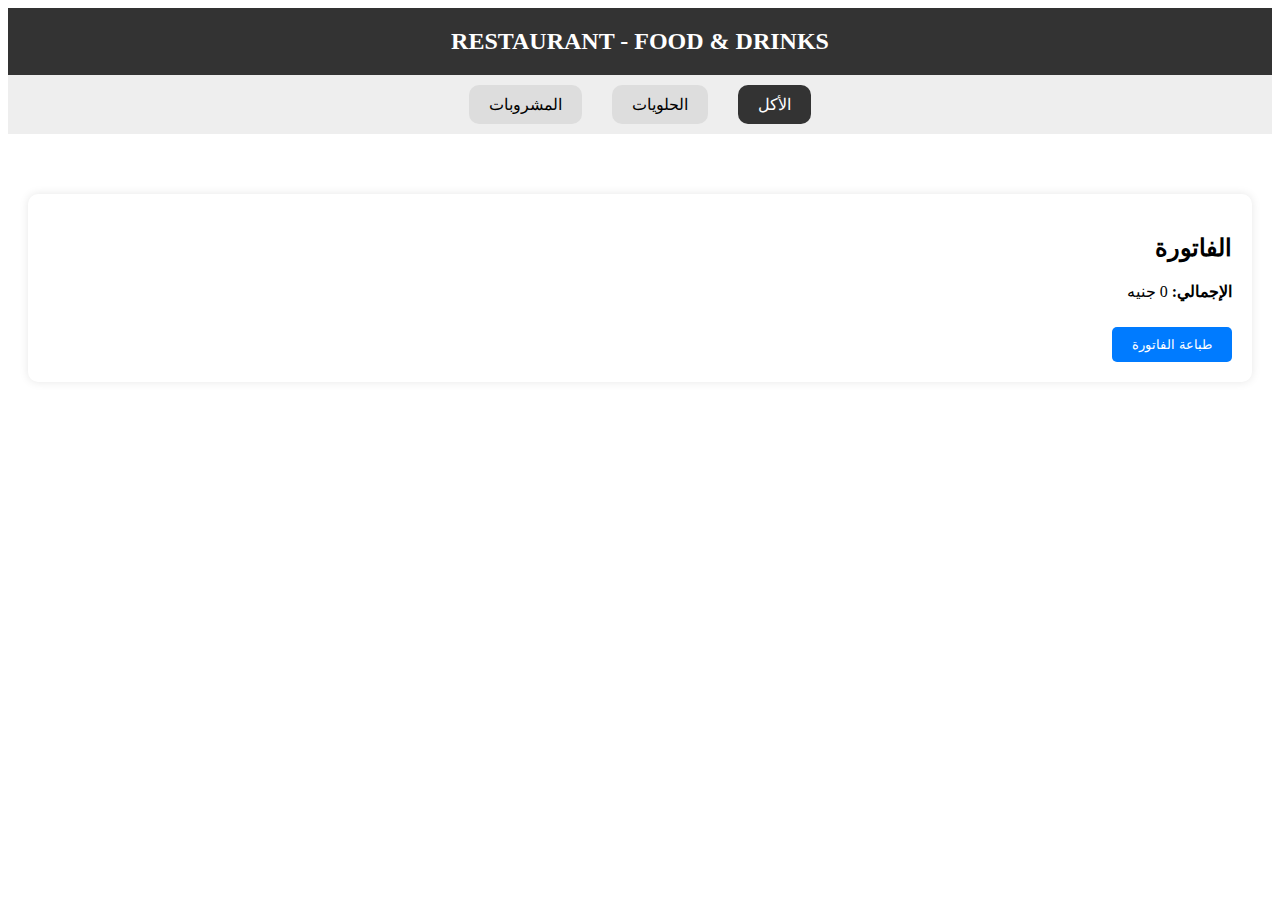
<file: test.html>
<!DOCTYPE html> <!-- هذا الوسم يحدد أن الوثيقة مكتوبة بلغة HTML5 -->
 <html lang="ar" dir="rtl"> <!-- بداية صفحة HTML باللغة العربية والاتجاه من اليمين لليسار -->
 <head> <!-- رأس الصفحة: يحتوي على البيانات الوصفية والتنسيق -->
     <meta charset="UTF-8"> <!-- تحديد ترميز الأحرف -->
     <meta name="viewport" content="width=device-width, initial-scale=1.0"> <!-- لجعل الصفحة متجاوبة مع الأجهزة المختلفة -->
     <title>قائمة الطعام</title> <!-- عنوان الصفحة الذي يظهر في تبويب المتصفح -->
     <style> <!-- بداية تنسيقات CSS -->
         body { /* تنسيق عام للجسم */
             font-family: 'Cairo', sans-serif;
             background-color: #f8f8f8;
             margin: 0;
             padding: 0;
         }
         header { /* رأس الصفحة */
             background-color: #333;
             color: white;
             padding: 20px;
             text-align: center;
         }
         .logo { /* شعار المطعم */
             font-size: 24px;
             font-weight: bold;
         }
         .tabs { /* شريط التبويبات */
             display: flex;
             justify-content: center;
             background-color: #eee;
             padding: 10px;
         }
         .tab { /* تصميم كل تبويب */
             margin: 0 15px;
             cursor: pointer;
             padding: 10px 20px;
             border-radius: 10px;
             background-color: #ddd;
         }
         .tab.active { /* التبويب النشط */
             background-color: #333;
             color: white;
         }
         .content { /* محتوى التبويبات (مخفي افتراضيًا) */
             display: none;
             padding: 20px;
         }
         .content.active { /* المحتوى النشط يظهر */
             display: block;
         }
         .items { /* شبكة عرض عناصر الطعام */
             display: grid;
             grid-template-columns: repeat(auto-fill, minmax(200px, 1fr));
             gap: 15px;
         }
         .item { /* تصميم كل عنصر طعام */
             background-color: white;
             border-radius: 10px;
             box-shadow: 0 0 10px rgba(0,0,0,0.1);
             padding: 10px;
             text-align: center;
         }
         .item img { /* صورة العنصر */
             width: 100%;
             height: 150px;
             object-fit: cover;
             border-radius: 10px;
         }
         .item h3 { /* عنوان العنصر */
             margin: 10px 0 5px;
         }
         .item p { /* سعر العنصر */
             margin: 5px 0;
         }
         .item button { /* زر الإضافة للفاتورة */
             background-color: #28a745;
             color: white;
             border: none;
             padding: 10px;
             border-radius: 5px;
             cursor: pointer;
         }
         #invoice { /* قسم الفاتورة */
             background-color: white;
             padding: 20px;
             margin: 20px;
             border-radius: 10px;
             box-shadow: 0 0 10px rgba(0,0,0,0.1);
         }
         #printBtn { /* زر طباعة الفاتورة */
             background-color: #007bff;
             color: white;
             border: none;
             padding: 10px 20px;
             border-radius: 5px;
             cursor: pointer;
             margin-top: 10px;
         }
     </style> <!-- نهاية تنسيقات CSS -->
 </head>
 <body> <!-- بداية جسم الصفحة -->
     <header> <!-- رأس الصفحة يحتوي على الشعار -->
         <div class="logo">RESTAURANT - FOOD & DRINKS</div>
     </header>
 
     <div class="tabs"> <!-- شريط التبويبات لاختيار القسم -->
         <div class="tab active" onclick="showTab('food')">الأكل</div> <!-- تبويب قسم الأكل -->
         <div class="tab" onclick="showTab('desserts')">الحلويات</div> <!-- تبويب قسم الحلويات -->
         <div class="tab" onclick="showTab('drinks')">المشروبات</div> <!-- تبويب قسم المشروبات -->
     </div>
 
     <div id="food" class="content active"> <!-- محتوى تبويب الأكل -->
         <div class="items" id="food-items">
            
         </div> <!-- عناصر الأكل سيتم إدراجها هنا -->
     </div>
 
     <div id="desserts" class="content"> <!-- محتوى تبويب الحلويات -->
         <div class="items" id="desserts-items"></div> <!-- عناصر الحلويات -->
     </div>
 
     <div id="drinks" class="content"> <!-- محتوى تبويب المشروبات -->
         <div class="items" id="drinks-items"></div> <!-- عناصر المشروبات -->
     </div>
 
     <div id="invoice"> <!-- قسم عرض الفاتورة -->
         <h2>الفاتورة</h2> <!-- عنوان الفاتورة -->
         <ul id="invoice-list"></ul> <!-- قائمة المشتريات -->
         <p><strong>الإجمالي: </strong><span id="total">0</span> جنيه</p> <!-- عرض المجموع الكلي -->
         <button id="printBtn" onclick="window.print()">طباعة الفاتورة</button> <!-- زر الطباعة -->
     </div>
 
     <script src="menu.js">
     let total = 0;
        function addToInvoice(item, price) {
            const list = document.getElementById('invoice-list');
            const listItem = document.createElement('li');
            listItem.textContent = `${item} - ${price} جنيه`;
            list.appendChild(listItem);

            total += price;
            document.getElementById('total').textContent = total;
        }</script> <!-- ربط ملف جافاسكريبت الخارجي -->
 </body>
 </html> <!-- نهاية الصفحة -->
</file>
<file: css/index.css>
*{
  margin: 0;
  padding: 0;
 }
 body{
    background-color: antiquewhite;
 }
 div{
   background-color: rgb(244, 210, 182);
   text-align: left;
   margin: 75.5px;
   padding: 15px;
   display: inline-block;
   transition: 1s;
   box-shadow: 1px 2px 30px 5px rgb(234, 105, 105) ;
   border-radius: 50px;
   animation-name: x;
 }

 

 /* }
 div{
  animation: x 2s 1 linear;
 }
 @keyframes x{
  0%{
    translate: 0 0;
    
  }
    
  }
  100%{
    translate: 0 -5px;
   
  } */
 
 img{
  width: 320px;
  height: 250px;
  border-radius: 50px;

 }
 div:hover{
  /* width: 323px;
  height: 279px; */
  /* font-size: 100px; */
  /* box-shadow: 1px 2px 30px 5px turquoise ; */
  scale: 1.05;
}
 .logo{
  text-align: center;
  background-color: rgb(244, 202, 169);
  color: rgb(219, 93, 3);
  font-weight: bold;
  font-size: 24px;
  transition: 0.5s;
  font-style: italic;
  font-family: Georgia, 'Times New Roman', Times, serif;
  box-shadow: 1px 2px 30px 5px rgb(236, 108, 108) ;
  margin: 20px 300px 20px 300px;
  
  
 }
 .logo:hover{
  letter-spacing: 1px;
  color: rgb(171, 15, 15);

 }
 div  p{
  border-width: 20px ;
  color:  rgb(144, 111, 215);
  font-weight: bold;
  font-size: 20px;
  transition: 0.5s;
  font-family: Arial, Helvetica, sans-serif;
  font-style: italic;
 }
 div p:hover{
  letter-spacing: 1px;
  color:rgb(241, 17, 17);
 }
 .secdrinks,.secsweets,.secfoods{
   text-decoration: none;
 }
 .sectionfood{
  margin-right: 50px;
 }
 .img1{
  margin-left: 80px;
 }
</file>
<file: contactstyle.css>
* {
    margin: 0;/* بيشيل المسافات الخارجيه */
    padding: 0;/* بيشيل المسافات الداخليه */
    box-sizing: border-box;/* بيحسب الحجم بشكل ادق */
    font-family: 'Arial', sans-serif;/* بيحدد نوع الخط */
}

body {
   
    display: flex;/* ترتيب المحنوى بفلكس */
    justify-content: center;/* توسيط افقى */
    align-items: center;/* توسيط عمودى */
    min-height: 100vh;/* بيخلى الصفحه بطول الشاشه */
    background-color: #ffe6e6;/* لون الخلفيه */
}

.contact-container {
    display: flex;/* بيخلى العناصر جمب بعض */
    width: 800px;/* عرض الحاويه */
    position: relative;/*  عشان نستخدم absoluteجواهم */
}

.contact-info {
    width: 40%;
    background-color: #085658;
    color: white;
    padding: 90px 30px;
    position: absolute;/* لتحديد مكانه بالظبط */           
    left: 0;/* يلزق فى الشمال */
    top: 50%;/* ينزل لنص الحاويه */
    transform: translateY(-50%);/* يطلع فوق شويه */
    z-index: 2;/* يظهر فوق */
    height: auto;/* الطول حسب المحتوى */
    box-shadow: 0 15px 35px rgba(0, 0, 0, 0.1);/* عشان يدى ظل خفيف */
    border-radius: 5px;/* عشان الحواف تبقى مدوره سنه صغيره */
}

.contact-form {
    width: 75%;
    background-color: white;
    padding: 40px;
    margin-left: auto;
    padding-left: 160px;
    box-shadow: 0 15px 35px rgba(0, 0, 0, 0.1);/* عشان ظل */
    position: relative;/* عشان z-index */
    z-index: 1;/* يخليه ورا ال info */
    border-radius: 5px;/* يخليه ورا ال info */
}

h2 {
    font-size: 28px;/* حجم العنوان */
    margin-bottom: 20px;/* حجم العنوان */
}

.form-title {
    color: #040705;/* لون العنوان */
}

.form-subtitle {
    color: #aaa;/* لون رمادى */
    margin-bottom: 40px;/* لون رمادى */
}

.info-item {
    display: flex;/* يخلى الايقونه والنص جمب بعض */
    align-items: center;/* يظبطهم عموديا */
    margin-bottom: 20px;/* مسافه بين العناصر */
}

.info-item .icon {
    margin-right: 15px;/* مسافه بين الايقون والنص */
}

.form-group {
    margin-bottom: 20px;/* مسافه بين كل حقل  */
}

input,
textarea {
    width: 100%;
    padding: 12px;
    border: none;/* بدون حدود */
    background-color: #f8f9fa;
    border-radius: 5px;
    font-size: 14px;
    color: #555;
}

textarea {
    height: 120px;/* ارتفاع المربع */
    resize: none;/* يمنع تغيير الحجم */
}

.submit-btn {
    background-color: #085154;
    color: white;
    border: none;
    padding: 12px 30px;
    border-radius: 30px;/* زر دائرى */
    cursor: pointer;/* شكل الماوس يد */
    font-size: 16px;
    transition: background-color 0.3s;/* تغير اللون بسلاسه */
}

.submit-btn:hover {
    background-color: #93a3a3;/* لون جديد عند المرور */
}
</file>
<file: css/desserts.css>
body{
    background-color: antiquewhite;
}
.logo{
    text-align: center;
    background-color: rgb(244, 202, 169);
    color: rgb(219, 93, 3);
    font-weight: bold;
    font-size: 35px;
    transition: 0.5s;
    font-style: italic;
    font-family: Georgia, 'Times New Roman', Times, serif;
    box-shadow: 1px 4px 10px 3px rgb(231, 124, 124) ;
    margin: 20px 320px 30px 320px;
   }
   .logo:hover{
    letter-spacing: 1px;
    color: rgb(171, 15, 15);
  
   }
   div{
    margin: 30px 65px 30px 65px;
    background-color: white;
    box-shadow: 1px 2px 30px 5px orange ;
    border-radius: 30px 90px 30px 90px;
    overflow: hidden;
    padding: 8px;
    text-align: center;
    transition: 1s;
    font-family: cursive;
    font-style: italic;
    display: inline-block;
    
}
div button{
    cursor: pointer;
}
img{
    width: 225px;
    height: 200px;
    border-radius: 50%;
    transition: 0.8s;
    
}
.item:hover{ 
   scale:1.05;
}
#invoice{
    border-radius: 30px;
    display: inline-block;
}
.buy{
    text-decoration-line: none;
    color: rgb(246, 246, 248);
    transition: 0.3s;
    font-size: 19px;
    padding: 2px;
    box-shadow: 0 0 5px 0.5px rgb(29, 18, 247) ;
    background-color: rgb(15, 15, 251);
    margin: 5px;
}
.buy:hover{
    letter-spacing: 1px;
  }
</file>
<file: css/drinks.css>
body{
    /* background-image: linear-gradient(to right,orange,yellow); */
    background-color: antiquewhite;
}

.logo{
    text-align: center;
    background-color: rgb(244, 202, 169);
    color: rgb(219, 93, 3);
    font-weight: bold;
    font-size: 35px;
    transition: 0.5s;
    font-style: italic;
    font-family: Georgia, 'Times New Roman', Times, serif;
    box-shadow: 1px 4px 10px 3px rgb(231, 124, 124) ;
    margin: 20px 300px 30px 300px;
    
    
   }
   .logo:hover{
    letter-spacing: 1px;
    color: rgb(171, 15, 15);
  
   }
div{
    margin: 30px 65px 30px 65px;
    background-color: white;
    box-shadow: 1px 2px 30px 5px orange ;
    border-radius: 30px 90px 30px 90px;
    overflow: hidden;
    padding: 8px;
    text-align: center;
    transition: 1s;
    font-family: cursive;
    font-style: italic;
    display: inline-block;
    
}
div button{
    cursor: pointer;
}

img{
    width: 225px;
    height: 200px;
    border-radius: 50%;
    transition: 0.8s;
    
}

.item:hover{ 
   
    scale:1.05;
}
  
.buy{
   
}
#invoice{
    border-radius: 30px;
    display: inline-block;
}
.buy{
    text-decoration-line: none;
    color: rgb(246, 246, 248);
    transition: 0.3s;
    font-size: 19px;
    padding: 2px;
    box-shadow: 0 0 5px 0.5px rgb(29, 18, 247) ;
    background-color: rgb(15, 15, 251);
    margin: 5px;
    
}
.buy:hover{
  letter-spacing: 1px;
  
}
</file>
<file: menu.css>
@media (max-width: 768px){

}
* {
    margin: 0;
    padding: 0;
    box-sizing: border-box;
  }
  body{
    font-family: 'Arial', sans-serif;
    background-color: #1f1f1f;
    color: white;
    line-height: 1.6;
  }  




.menu-items button{
    padding: 10px 20px ;
    border: none;
    border-radius: 6px 12px;
    color: white;
    background-color: #ff7b00;
    box-align: center;

}
.menu-items button:hover{
    color:#ffc800;
    background-color: #ff4d00;
    transform: 0.5s scale(1.1);
    border-radius: 12px 6px;
    cursor: pointer;
}
.container {
    max-width: 100%;
    margin: 0px;
    padding: 20px;
    text-align: center;
  }
.menu-items {
    display: flex;
    flex-wrap: wrap;
    justify-content: center;
    gap: 20px;
  }
#menu-title {
  font-weight: 700;
  text-align: center;
  font-size: 40px;
  text-shadow: 4px 2px #fd7777;
    margin: 25px 0px;
  }

.menu-category h3{
    font-size: 24px;
    margin-bottom: 20px;
    text-align: center;
    font-weight: 700;
    text-shadow: 2px 2px #F08080;

}
.menu-category {
    margin: 20px 0px;
    text-align: center;
    display: none;
}
.menu-item-box {
  display: flex;
  flex-direction: column;
  justify-content: center;
  align-items: center;
  padding: 10px;
  width: 40%;
  box-shadow: 37px 25px 24px -21px rgb(0 0 0 / 52%);
  background-color: #00000075;
  border-radius: 15px;
    margin: 10px 0px;
    text-align: center;
  
} 
.menu-item-box img {
    width: auto;
    height: auto;
    max-width: 100%;
    max-height: 200px;
    border-radius: 50%;
  }
.ul-items{
    display: flex;
    justify-content:center;
    gap: 20px;
    align-items: center;
    flex-wrap: wrap;
    list-style: none;
}
#itemsInCart{
    font-size: 15px;
    color: #fde9e2;
    font-weight: 750;
    position: absolute;
    transform: translate(-50%, -50%);
    margin-top: 8px;
    margin-left: -10px;
}
.fas.fa-shopping-cart{
    font-size: 20px;
    color: #FFA07A;
    font-weight: 700;
}
.cart-btn {
    background-color:  #00BFFF;
    font-size: 15px;
    color: white;
    border: none;
    padding: 10px 20px;
    border-radius: 5px;
    cursor: pointer;
    size: 30%;
}
</file>
<file: css/sweets.css>
h1{
    text-align: center;
    color: brown;
    font-style: italic;
}
img{
    width: 320px;
    transition: 0.8s;
    height: auto;
}
img:hover{
    width: 330px;
    height: auto;
}
body{
    background-color: blanchedalmond;
}

.meun-card{
    background-color: white;
    box-shadow: 0 4px 8px rgba(0,0,0,0,1) ;
    border-radius: 10px;
    overflow: hidden;
    padding: 20px;
    text-align: center;
    transition: 0.3s;
}
.meun-card img{
    width: 100%;
    height: 200px;
    object-fit: cover;
}

*{
    font-family: Verdana, Geneva, Tahoma, sans-serif;
}
</file>
<file: stylehome.css>
/* Reset أساسي */
* {
    margin: 0;/*يشيل المسافات الخارجية لكل العناصر.*/
    padding: 0;/*بيشيل المسافات الداخليه لكل العناصر*/
    box-sizing: border-box;/* نخلي حجم العنصر يشمل البادينج والبوردر معاه */
  }
  
  body {
    font-family: 'Arial', sans-serif;/* بنختار نوع الخط اللي هيظهر في الصفحة.*/
    color: white;/*خلي النص لونه أبيض عشان يكون واضح على الخلفية الغامقة*/
  }
  
  /* ================= NAVBAR ================= */
.navbar{
    display: flex;/*بيخلي العناصر يترتبوا جنب بعض (اللوجو,اللينكات,الزرار )*/

    justify-content: space-between;/*بيعمل مسافه بين العناصر بحيث يكون اللوجو علي اليمين واللينكات والزرار ع الشمال */

    align-items: center;/*بيخلي العناصر تتوسط راسيا ع نفس الخط  بظبط*/

    padding: 20px 45px;/*بيدي مسافة داخلية حوالي 20px فوق وتحت، و50px يمين وشمال.*/
    background-color: rgb(0, 0, 0,0.7);
    color: white;
    position: relative;/*علشان ممكن بعدين نستخدمه مع عناصر تتحرك فوقه.*/
    z-index: 1000;/*بيخلي الـ navbar يبان فوق أي عناصر تانية.*/


}
.navbar .logo{
    font-size: 39px;/*بيكبر حجم الخط بتاع اللوجو*/
    font-weight: bold;/*بيخلي الخط سميك*/
    color: orange;/*لون اللوجو برتقالي*/
    transition: 0.5s;
}
.navbar .logo:hover{
    letter-spacing: 1px;
}
.nav-links{
    display: flex;/*ده عشان الينكات كلها تبقي جنب بعض*/
    gap: 50px;/*يعمل مسافه بين اللينكات عشان متكنش لازقه ي بعض*/
    list-style: none;/*بيشيل النقط الي بتظهر قدام العناصر*/
}
.nav-links a{
    text-decoration: none;/*عشان يشيل الخط الي موجود تحت اللينك*/
    font-weight: bold;
    color: white;
    transition: 0.5s;/*يخلي التغيير في اللون عند الـ hover يكون بطيئ شويه*/
}
.nav-links a:hover{
    color: orange;
    letter-spacing: 1.5px; /*عشان يعمل تباعد بين الحروف في الناف بار*/
}
.hero{
    background-image: url(img/home_bg.jpeg);
    background-size: cover;
    background-position: center;
    height: 100vh;
    position: relative;
    display: flex;
    justify-content: center;
    align-items: center;
    text-align: center;
}
.hero::before{
    content: "";/*السطر ده لازم مع ::before أو 
    ::after عشان يظهر العنصر. حتى لو مش هتكتب أي نص، لازم تحط ""،
     وبدونه مش هيظهر العنصر.*/
    position: absolute;
/*دي بتخلي الطبقة دي تقدر تتحرك بحرية جوه عنصر الـ .hero، وتكون متعلقة بمكانه.

لكن علشان ده يشتغل صح، لازم .hero نفسه يكون فيه: position relative*/

    top: 0; left: 0; right: 0; bottom: 0;/*ده معناه إننا بنفرد الطبقة دي على كل مساحة العنصر الأب 
    (.hero)، يعني الطبقة هتغطي الـ background بالكامل.*/
    background-color: rgba(0, 0, 0, 0.5);
    z-index: 0;/*ده بيقول للمتصفح إن الطبقة دي تكون وراء النصوص 
    (لأن النصوص عندهم z-index أعلى بـ default)*/
}
.hero-text {
    position: relative;
    z-index: 1;/* عشان نخلي النص ييجي فوق طبقة التعتيم*/
  }
  .hero-text h1{
    font-weight: bold;
    font-size: 60px;
    margin-bottom: 20px;/*مسافة بين العنوان والفقره الي تحته*/
    color:orange;
    transition: 0.5s;
  }
  .hero-text h1:hover{
    letter-spacing: 1px;
  }
  .hero-text p{
    font-size: 28px;
    margin-bottom: 20px;/*مسافة بين الفقرة والزر.*/
  }
  .hero-text a.btn {
    background-color: orange;
    padding: 12px 24px;
    color: white;
    text-decoration: none;
    font-weight: bold;
    border-radius: 10px;
    transition:  0.5s;
  }
  .hero-text a.btn:hover {
    background-color: rgb(175, 126, 34);
    letter-spacing: 1px;
  }
</file>
